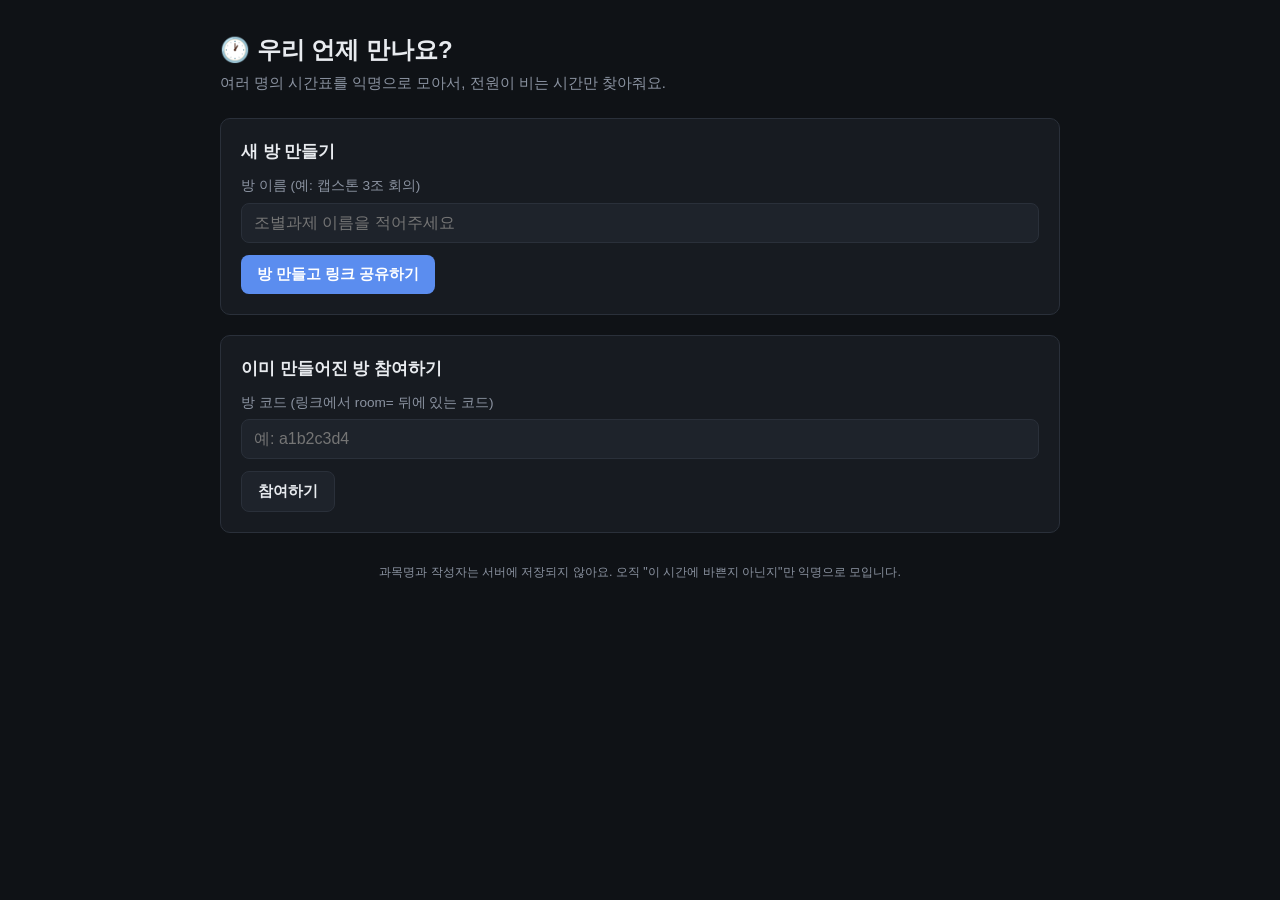
<file: frontend/index.html>
<!DOCTYPE html>
<html lang="ko">
<head>
<meta charset="UTF-8" />
<meta name="viewport" content="width=device-width, initial-scale=1.0" />
<title>우리 언제 만나요?</title>
<link rel="stylesheet" href="style.css" />
</head>
<body>
<div class="wrap">
  <header class="top">
    <h1>🕐 우리 언제 만나요?</h1>
    <p class="sub">여러 명의 시간표를 익명으로 모아서, 전원이 비는 시간만 찾아줘요.</p>
  </header>

  <div class="card">
    <h2>새 방 만들기</h2>
    <label for="room-name">방 이름 (예: 캡스톤 3조 회의)</label>
    <input type="text" id="room-name" placeholder="조별과제 이름을 적어주세요" maxlength="60" />
    <div class="row" style="margin-top: 12px;">
      <button class="primary" id="btn-create">방 만들고 링크 공유하기</button>
    </div>
    <div id="create-status"></div>
  </div>

  <div class="card">
    <h2>이미 만들어진 방 참여하기</h2>
    <label for="room-id">방 코드 (링크에서 room= 뒤에 있는 코드)</label>
    <input type="text" id="room-id" placeholder="예: a1b2c3d4" maxlength="12" />
    <div class="row" style="margin-top: 12px;">
      <button class="secondary" id="btn-join">참여하기</button>
    </div>
    <div id="join-status"></div>
  </div>

  <footer class="note">
    과목명과 작성자는 서버에 저장되지 않아요. 오직 "이 시간에 바쁜지 아닌지"만 익명으로 모입니다.
  </footer>
</div>

<script src="js/config.js"></script>
<script src="js/api.js"></script>
<script src="js/index.js"></script>
</body>
</html>
</file>
<file: frontend/style.css>
:root {
  --bg: #0f1216;
  --panel: #171b21;
  --panel-2: #1e232b;
  --border: #2a303a;
  --text: #e8ebef;
  --muted: #8b93a1;
  --accent: #5b8def;
  --accent-2: #35c78a;
  --busy: #3a3f47;
  --free-weak: #1c3b30;
  --free-strong: #22c58b;
  --danger: #e05a5a;
  --radius: 10px;
  font-size: 16px;
}

* { box-sizing: border-box; }

html {
  -webkit-text-size-adjust: 100%;
  text-size-adjust: 100%;
}

body {
  margin: 0;
  background: var(--bg);
  color: var(--text);
  font-family: "Pretendard", -apple-system, BlinkMacSystemFont, "Apple SD Gothic Neo",
    "Segoe UI", Roboto, "Noto Sans KR", sans-serif;
  line-height: 1.5;
  overflow-x: hidden;
}

.wrap {
  max-width: 880px;
  margin: 0 auto;
  padding: 32px 20px 80px;
}

header.top {
  margin-bottom: 24px;
}

h1 {
  font-size: 1.5rem;
  margin: 0 0 4px;
}

h2 {
  font-size: 1.05rem;
  margin: 0 0 12px;
  color: var(--text);
}

p.sub {
  color: var(--muted);
  margin: 0;
  font-size: 0.92rem;
}

.card {
  background: var(--panel);
  border: 1px solid var(--border);
  border-radius: var(--radius);
  padding: 20px;
  margin-bottom: 20px;
}

label {
  display: block;
  font-size: 0.85rem;
  color: var(--muted);
  margin-bottom: 6px;
}

input[type="text"] {
  width: 100%;
  padding: 10px 12px;
  border-radius: 8px;
  border: 1px solid var(--border);
  background: var(--panel-2);
  color: var(--text);
  font-size: 1rem; /* 16px 미만이면 iOS에서 포커스 시 자동 확대됨 */
}

input[type="text"]:focus {
  outline: none;
  border-color: var(--accent);
}

button {
  cursor: pointer;
  border: none;
  border-radius: 8px;
  padding: 10px 16px;
  font-size: 0.92rem;
  font-weight: 600;
  transition: opacity 0.15s ease, transform 0.05s ease;
}

button:active { transform: scale(0.98); }

button.primary { background: var(--accent); color: #fff; }
button.secondary { background: var(--panel-2); color: var(--text); border: 1px solid var(--border); }
button.ghost { background: transparent; color: var(--muted); border: 1px solid var(--border); }
button:disabled { opacity: 0.5; cursor: not-allowed; }

.row { display: flex; gap: 10px; flex-wrap: wrap; }

.tabs {
  display: flex;
  gap: 4px;
  margin-bottom: 18px;
  border-bottom: 1px solid var(--border);
}

.tab-btn {
  background: none;
  border: none;
  border-radius: 0;
  padding: 10px 16px;
  color: var(--muted);
  font-weight: 600;
  border-bottom: 2px solid transparent;
}

.tab-btn.active {
  color: var(--text);
  border-bottom-color: var(--accent);
}

.tab-panel { display: none; }
.tab-panel.active { display: block; }

/* ---- Grid ---- */
.grid-table {
  display: grid;
  grid-template-columns: 40px repeat(var(--day-count, 5), 1fr);
  gap: 3px;
  user-select: none;
}

.grid-cell-time {
  font-size: 0.72rem;
  color: var(--muted);
  display: flex;
  align-items: center;
  justify-content: flex-end;
  padding-right: 4px;
  white-space: nowrap;
}

.grid-day-head {
  font-size: 0.75rem;
  font-weight: 600;
  color: var(--muted);
  text-align: center;
  padding-bottom: 4px;
}

.grid-cell {
  height: 28px;
  border-radius: 5px;
  background: var(--panel-2);
  border: 1px solid var(--border);
  cursor: pointer;
  transition: background 0.1s ease;
}

.grid-cell.busy { background: var(--busy); border-color: #4a505a; }
.grid-cell:hover { border-color: var(--accent); }

.legend {
  display: flex;
  gap: 16px;
  margin-top: 12px;
  font-size: 0.82rem;
  color: var(--muted);
}
.legend-swatch {
  display: inline-block;
  width: 12px;
  height: 12px;
  border-radius: 3px;
  margin-right: 6px;
  vertical-align: -1px;
}

/* ---- Overlap heatmap ---- */
.heat-cell {
  cursor: default;
}
.heat-cell:hover {
  border-color: var(--border);
}
.heat-cell.all-free {
  background: var(--free-strong);
  border-color: var(--free-strong);
  box-shadow: 0 0 0 1px var(--free-strong) inset;
}
.heat-legend {
  display: flex;
  align-items: center;
  gap: 8px;
  margin-top: 12px;
  font-size: 0.78rem;
  color: var(--muted);
}
.heat-legend-scale {
  flex: 1;
  max-width: 160px;
  height: 10px;
  border-radius: 5px;
  background: linear-gradient(
    to right,
    var(--panel-2),
    rgba(34, 197, 139, 0.75)
  );
  border: 1px solid var(--border);
}

.all-free-summary {
  margin-top: 16px;
  padding: 14px;
  border-radius: 8px;
  background: rgba(34, 197, 139, 0.08);
  border: 1px solid rgba(34, 197, 139, 0.3);
}
.all-free-summary .none {
  color: var(--muted);
}
.chip {
  display: inline-block;
  background: rgba(34, 197, 139, 0.18);
  border: 1px solid var(--free-strong);
  color: var(--free-strong);
  padding: 4px 10px;
  border-radius: 999px;
  font-size: 0.85rem;
  margin: 3px 6px 3px 0;
}

/* ---- Share box ---- */
.share-box {
  display: flex;
  align-items: center;
  gap: 8px;
  background: var(--panel-2);
  border: 1px solid var(--border);
  border-radius: 8px;
  padding: 8px 10px;
}
.share-box code {
  flex: 1;
  min-width: 0; /* flex item이 내용 크기만큼 커져서 페이지가 가로로 밀리는 것 방지 */
  overflow-x: auto;
  white-space: nowrap;
  color: var(--accent);
  font-size: 0.85rem;
}

/* ---- Screenshot alignment ---- */
.shot-wrap {
  position: relative;
  display: inline-block;
  max-width: 100%;
  touch-action: pan-y; /* 핸들이 아닌 영역은 세로 스크롤이 되도록 허용 */
}
.shot-wrap canvas {
  max-width: 100%;
  display: block;
  border-radius: 8px;
  border: 1px solid var(--border);
}
.handle {
  position: absolute;
  width: 16px;
  height: 16px;
  margin-left: -8px;
  margin-top: -8px;
  border-radius: 50%;
  background: var(--accent);
  border: 2px solid #fff;
  cursor: grab;
  touch-action: none;
}
.handle:active { cursor: grabbing; }

.hint { font-size: 0.82rem; color: var(--muted); margin-top: 8px; }
.hidden { display: none !important; }

.status-msg {
  font-size: 0.85rem;
  padding: 8px 10px;
  border-radius: 6px;
  margin-top: 10px;
}
.status-msg.ok { background: rgba(34,197,139,0.1); color: var(--free-strong); }
.status-msg.err { background: rgba(224,90,90,0.1); color: var(--danger); }
.status-msg.info { background: rgba(91,141,239,0.1); color: var(--accent); }

/* ---- 브레인스토밍 게시판 ---- */
textarea {
  width: 100%;
  padding: 10px 12px;
  border-radius: 8px;
  border: 1px solid var(--border);
  background: var(--panel-2);
  color: var(--text);
  font-size: 1rem;
  font-family: inherit;
  resize: vertical;
}

textarea:focus {
  outline: none;
  border-color: var(--accent);
}

.compose-footer {
  display: flex;
  align-items: center;
  justify-content: space-between;
  gap: 10px;
  margin-top: 8px;
}

.char-count {
  font-size: 0.78rem;
  color: var(--muted);
}

button.small {
  padding: 6px 12px;
  font-size: 0.8rem;
}

.post-card {
  margin-bottom: 12px;
}

.post-content {
  white-space: pre-wrap;
  word-break: break-word;
  line-height: 1.5;
}

.post-meta {
  display: flex;
  align-items: center;
  justify-content: space-between;
  margin-top: 10px;
}

.post-time {
  font-size: 0.78rem;
  color: var(--muted);
}

.comments {
  margin-top: 14px;
  padding-top: 14px;
  border-top: 1px solid var(--border);
}

.comment-list {
  display: flex;
  flex-direction: column;
  gap: 8px;
  margin-bottom: 12px;
}

.comment-item {
  display: flex;
  align-items: baseline;
  justify-content: space-between;
  gap: 10px;
  background: var(--panel-2);
  border: 1px solid var(--border);
  border-radius: 8px;
  padding: 8px 10px;
  font-size: 0.88rem;
}

.comment-content {
  white-space: pre-wrap;
  word-break: break-word;
}

.comment-time {
  flex-shrink: 0;
  font-size: 0.72rem;
  color: var(--muted);
}

footer.note {
  color: var(--muted);
  font-size: 0.78rem;
  text-align: center;
  margin-top: 30px;
}

/* ---- 터치 기기: 드래그 핸들 히트 영역 확대 ---- */
@media (pointer: coarse) {
  .handle {
    width: 26px;
    height: 26px;
    margin-left: -13px;
    margin-top: -13px;
  }
  .grid-cell {
    height: 36px;
  }
}

/* ---- 좁은 화면(모바일) 레이아웃 조정 ---- */
@media (max-width: 480px) {
  :root {
    font-size: 15px;
  }

  .wrap {
    padding: 20px 14px 60px;
  }

  .card {
    padding: 16px;
  }

  h1 {
    font-size: 1.25rem;
  }

  .row {
    gap: 8px;
  }

  button {
    padding: 10px 14px;
    font-size: 0.88rem;
  }

  .tabs {
    gap: 2px;
  }

  .tab-btn {
    flex: 1;
    padding: 10px 6px;
    font-size: 0.85rem;
    text-align: center;
  }

  .grid-table {
    grid-template-columns: 30px repeat(var(--day-count, 5), 1fr);
    gap: 2px;
  }

  .grid-cell-time {
    font-size: 0.6rem;
    padding-right: 2px;
  }

  .grid-day-head {
    font-size: 0.64rem;
  }

  .heat-legend {
    max-width: none;
  }

  .heat-legend-scale {
    max-width: none;
  }

  .legend {
    flex-wrap: wrap;
    gap: 10px 16px;
  }

  .share-box {
    flex-wrap: wrap;
  }
}
</file>
